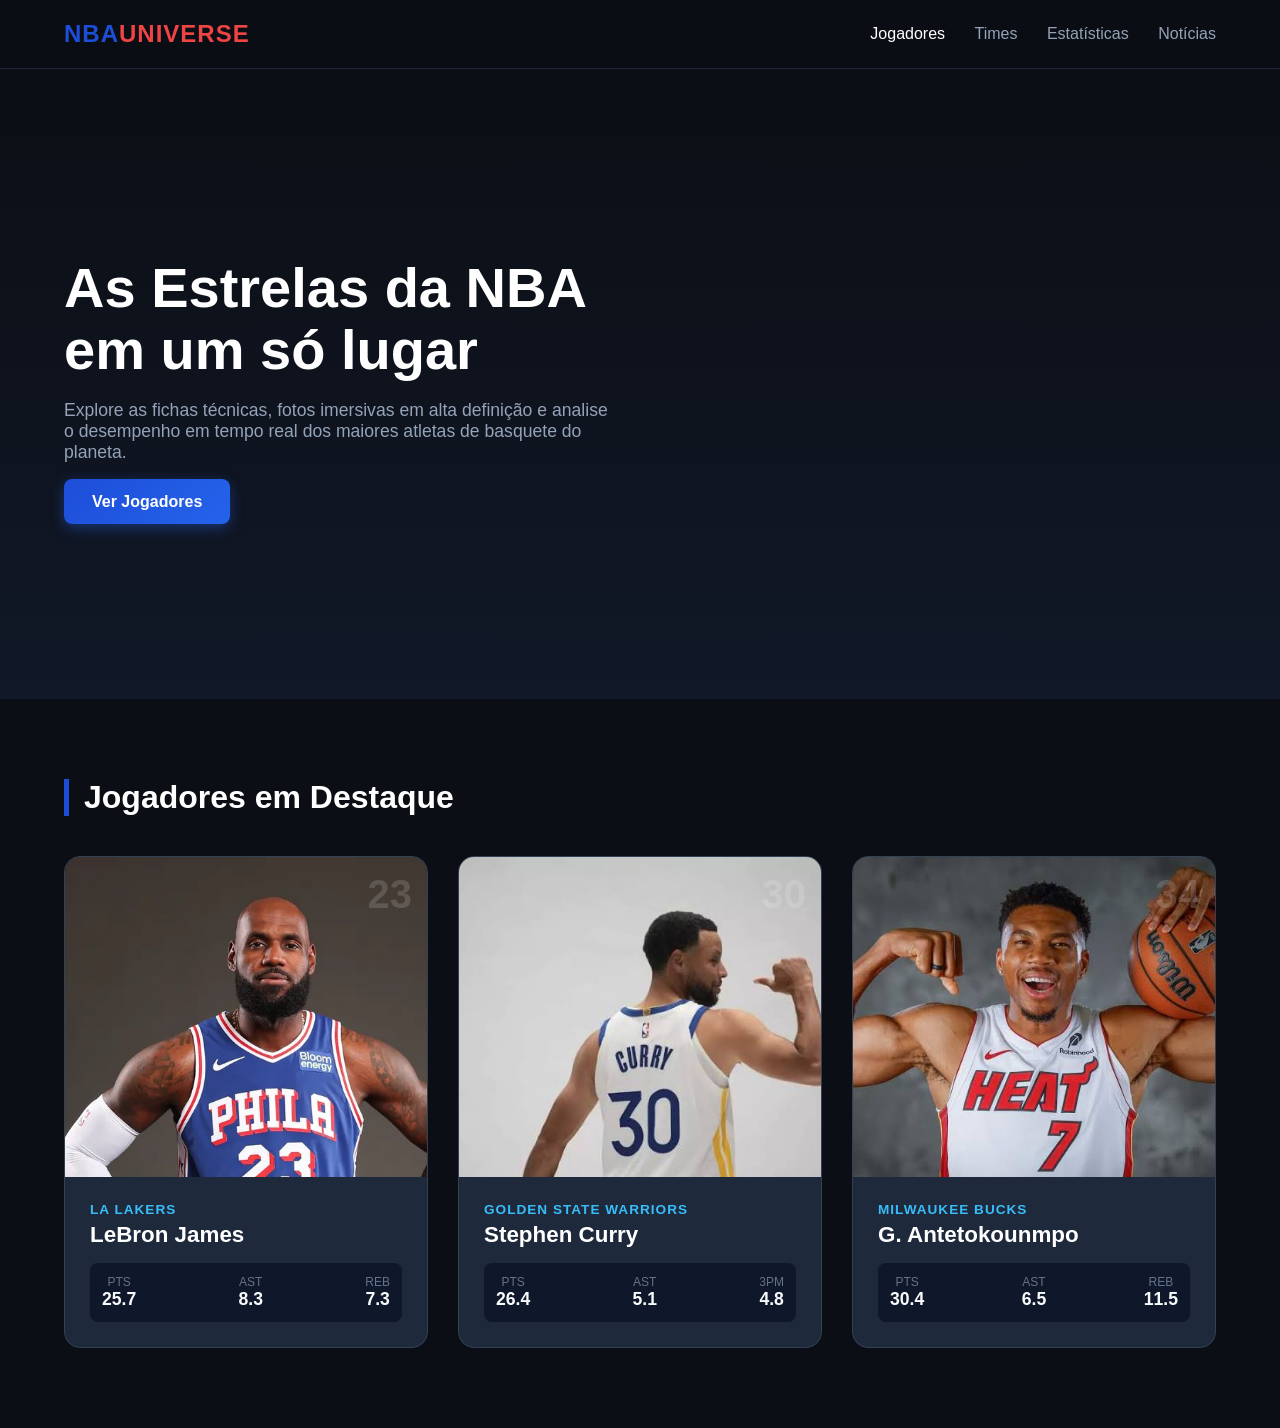
<file: index.html>
<!DOCTYPE html>
<html lang="pt-BR">
<head>
    <meta charset="UTF-8">
    <meta name="viewport" content="width=device-width, initial-scale=1.0">
    <title>NBA Legends - Stats & Universe</title>
    <style>
        * {
            margin: 0;
            padding: 0;
            box-sizing: border-box;
            font-family: 'Segoe UI', Roboto, Helvetica, Arial, sans-serif;
        }

        body {
            background-color: #0b0e14;
            color: #ffffff;
            overflow-x: hidden;
        }

        /* Header / Navbar */
        header {
            display: flex;
            justify-content: space-between;
            align-items: center;
            padding: 20px 5%;
            background: rgba(11, 14, 20, 0.95);
            border-bottom: 1px solid #1f293d;
            position: sticky;
            top: 0;
            z-index: 100;
        }

        .logo {
            font-size: 24px;
            font-weight: 800;
            letter-spacing: 1px;
            color: #1d4ed8;
        }
        .logo span { color: #ef4444; }

        nav a {
            color: #94a3b8;
            text-decoration: none;
            margin-left: 25px;
            font-weight: 500;
            transition: color 0.3s;
        }
        nav a:hover, nav a.active { color: #ffffff; }

        /* Hero Section */
        .hero {
            position: relative;
            padding: 100px 5%;
            display: flex;
            align-items: center;
            justify-content: space-between;
            background: linear-gradient(180deg, #0b0e14 0%, #111827 100%);
            min-height: 70vh;
        }

        .hero-text { max-width: 550px; }
        .hero-text h1 {
            font-size: 3.5rem;
            line-height: 1.1;
            margin-bottom: 20px;
            font-weight: 900;
        }
        .hero-text p {
            color: #94a3b8;
            font-size: 1.1rem;
            margin-bottom: 30px;
        }

        .cta-btn {
            background: linear-gradient(135deg, #1d4ed8, #2563eb);
            color: white;
            padding: 14px 28px;
            text-decoration: none;
            border-radius: 8px;
            font-weight: 600;
            box-shadow: 0 4px 14px rgba(37, 99, 235, 0.4);
        }

        /* Players Grid Section */
        .main-container { padding: 80px 5%; }
        .section-title {
            font-size: 2rem;
            margin-bottom: 40px;
            font-weight: 800;
            border-left: 5px solid #1d4ed8;
            padding-left: 15px;
        }

        .grid-players {
            display: grid;
            grid-template-columns: repeat(auto-fit, minmax(300px, 1fr));
            gap: 30px;
        }

        /* Player Card Design */
        .card {
            background: #1e293b;
            border-radius: 16px;
            overflow: hidden;
            border: 1px solid #334155;
            transition: transform 0.3s, box-shadow 0.3s;
        }
        .card:hover {
            transform: translateY(-8px);
            box-shadow: 0 12px 24px rgba(0,0,0,0.5);
            border-color: #475569;
        }

        .card-img-box {
            position: relative;
            width: 100%;
            height: 320px;
            background: #0f172a;
        }
        .card-img-box img {
            width: 100%;
            height: 100%;
            object-fit: cover;
        }

        .player-number {
            position: absolute;
            top: 15px;
            right: 15px;
            font-size: 2.5rem;
            font-weight: 900;
            color: rgba(255, 255, 255, 0.15);
        }

        .card-info { padding: 25px; }
        .player-team {
            color: #38bdf8;
            font-size: 0.85rem;
            text-transform: uppercase;
            font-weight: 700;
            letter-spacing: 1px;
            margin-bottom: 5px;
        }
        .player-name {
            font-size: 1.4rem;
            font-weight: 700;
            margin-bottom: 15px;
        }

        /* Mini Stats Inside Card */
        .stats-row {
            display: flex;
            justify-content: space-between;
            background: #0f172a;
            padding: 12px;
            border-radius: 8px;
        }
        .stat-item { text-align: center; }
        .stat-label {
            font-size: 0.75rem;
            color: #64748b;
            text-transform: uppercase;
        }
        .stat-value {
            font-size: 1.1rem;
            font-weight: 700;
            color: #f8fafc;
        }

        /* Responsive */
        @media (max-width: 768px) {
            .hero { flex-direction: column; text-align: center; padding-top: 60px; }
            .hero-text h1 { font-size: 2.5rem; }
            nav { display: none; } /* Simplificado para Mobile */
        }
    </style>
</head>
<body>

    <header>
        <div class="logo">NBA<span>UNIVERSE</span></div>
        <nav>
            <a href="#" class="active">Jogadores</a>
            <a href="#">Times</a>
            <a href="#">Estatísticas</a>
            <a href="#">Notícias</a>
        </nav>
    </header>

    <section class="hero">
        <div class="hero-text">
            <h1>As Estrelas da NBA em um só lugar</h1>
            <p>Explore as fichas técnicas, fotos imersivas em alta definição e analise o desempenho em tempo real dos maiores atletas de basquete do planeta.</p>
            <a href="#players" class="cta-btn">Ver Jogadores</a>
        </div>
    </section>

    <main class="main-container" id="players">
        <h2 class="section-title">Jogadores em Destaque</h2>
        
        <div class="grid-players">
            
            <!-- CARD 1: LeBron James -->
            <div class="card">
                <div class="card-img-box">
                    <span class="player-number">23</span>
                    <!-- Substitua o src pela URL da foto real do jogador -->
                    <img src="lebj.jpg"alt="LeBron James">
                </div>
                <div class="card-info">
                    <div class="player-team">LA Lakers</div>
                    <div class="player-name">LeBron James</div>
                    <div class="stats-row">
                        <div class="stat-item"><div class="stat-label">PTS</div><div class="stat-value">25.7</div></div>
                        <div class="stat-item"><div class="stat-label">AST</div><div class="stat-value">8.3</div></div>
                        <div class="stat-item"><div class="stat-label">REB</div><div class="stat-value">7.3</div></div>
                    </div>
                </div>
            </div>

            <!-- CARD 2: Stephen Curry -->
            <div class="card">
                <div class="card-img-box">
                    <span class="player-number">30</span>
                    <img src="images (1).jpg" alt="Stephen Curry">
                </div>
                <div class="card-info">
                    <div class="player-team">Golden State Warriors</div>
                    <div class="player-name">Stephen Curry</div>
                    <div class="stats-row">
                        <div class="stat-item"><div class="stat-label">PTS</div><div class="stat-value">26.4</div></div>
                        <div class="stat-item"><div class="stat-label">AST</div><div class="stat-value">5.1</div></div>
                        <div class="stat-item"><div class="stat-label">3PM</div><div class="stat-value">4.8</div></div>
                    </div>
                </div>
            </div>

            <!-- CARD 3: Giannis Antetokounmpo -->
            <div class="card">
                <div class="card-img-box">
                    <span class="player-number">34</span>
                    <img src="images.jpg" alt="Giannis Antetokounmpo">
                </div>
                <div class="card-info">
                    <div class="player-team">Milwaukee Bucks</div>
                    <div class="player-name">G. Antetokounmpo</div>
                    <div class="stats-row">
                        <div class="stat-item"><div class="stat-label">PTS</div><div class="stat-value">30.4</div></div>
                        <div class="stat-item"><div class="stat-label">AST</div><div class="stat-value">6.5</div></div>
                        <div class="stat-item"><div class="stat-label">REB</div><div class="stat-value">11.5</div></div>
                    </div>
                </div>
            </div>

        </div>
    </main>

</body>
</html>
</file>
